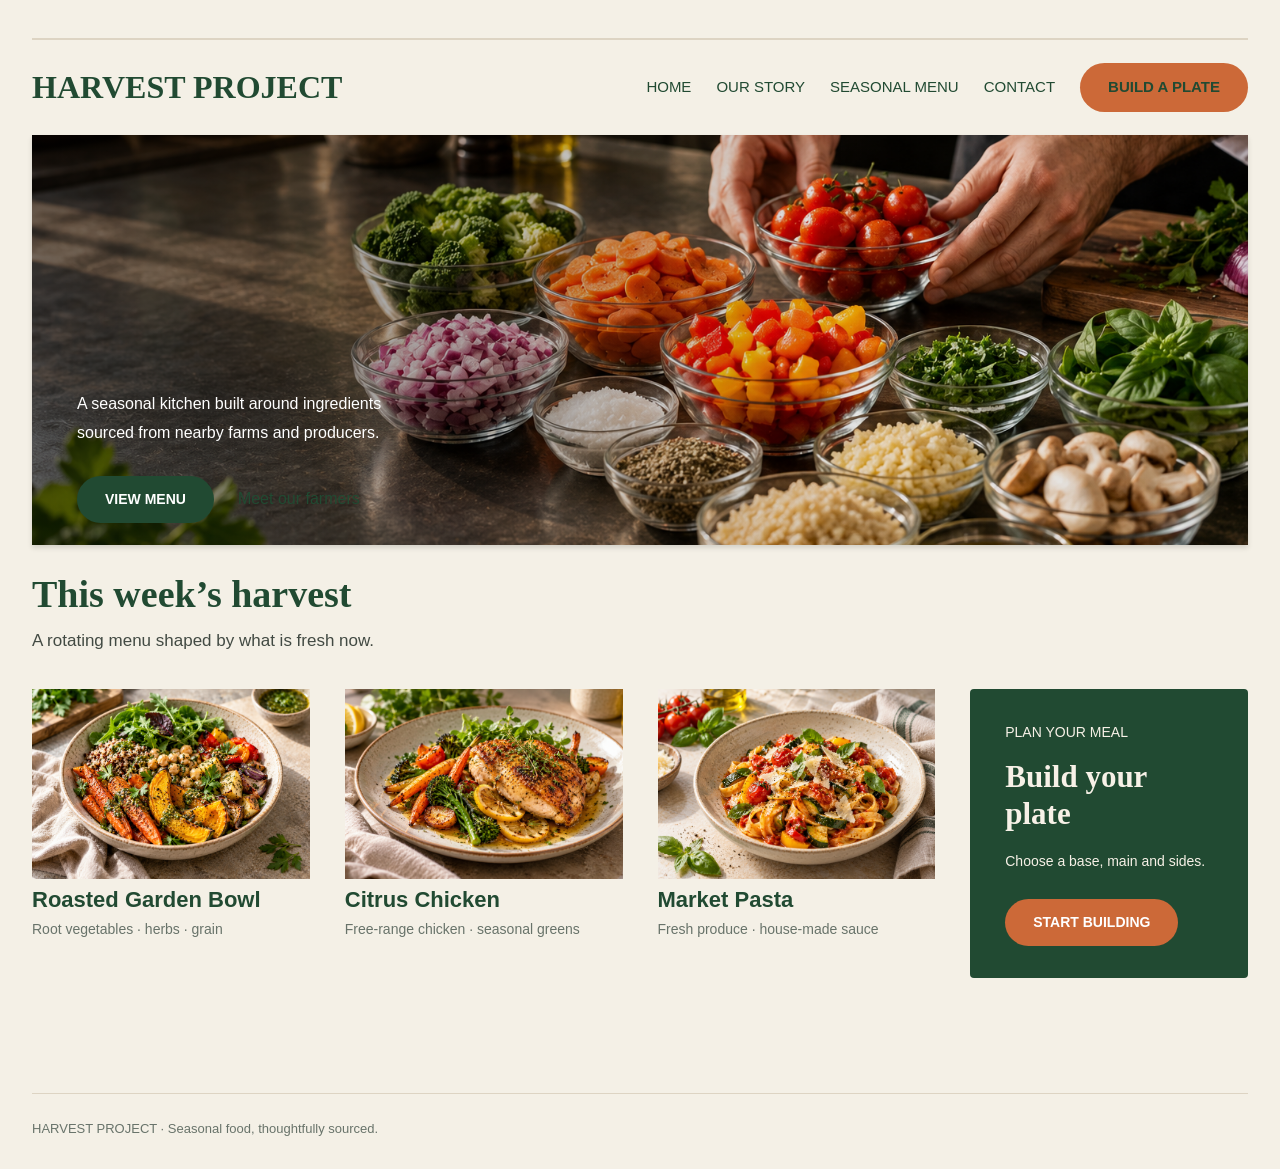
<file: index.html>
<!doctype html>
<html lang="en">
  <head>
    <meta charset="utf-8" />
    <meta name="viewport" content="width=device-width, initial-scale=1" />
    <title>Harvest Project | Seasonal Kitchen</title>
    <link rel="stylesheet" href="style.css" />
  </head>
  <body>
    <div class="shell">
      <div class="topline"></div>
      <header class="header">
        <a class="brand" href="index.html">HARVEST PROJECT</a>
        <nav class="nav" aria-label="Main navigation">
          <a href="index.html">HOME</a><a href="our-story.html">OUR STORY</a
          ><a href="seasonal-menu.html">SEASONAL MENU</a
          ><a href="contact.html">CONTACT</a
          ><a class="btn" href="build-your-plate.html">BUILD A PLATE</a>
        </nav>
      </header>
      <main>
        <section class="hero">
          <img
            src="images/home-hero.png"
            alt="Chef preparing fresh vegetables and seasonal ingredients"
          />
          <div class="hero-copy">
            <p>
              A seasonal kitchen built around ingredients<br />
              sourced from nearby farms and producers.
            </p>
            <div class="hero-actions">
              <a class="btn green" href="seasonal-menu.html">VIEW MENU</a
              ><a class="text-link" href="our-story.html">Meet our farmers</a>
            </div>
          </div>
        </section>
        <section class="home-menu">
          <h2>This week’s harvest</h2>
          <p class="subtext">A rotating menu shaped by what is fresh now.</p>
          <div class="home-grid">
            <article class="food-card">
              <img
                src="images/garden-bowl.png"
                alt="Roasted seasonal vegetables, grains and greens"
              />
              <h3>Roasted Garden Bowl</h3>
              <p>Root vegetables · herbs · grain</p>
            </article>
            <article class="food-card">
              <img
                src="images/citrus-chicken.png"
                alt="Citrus chicken with roasted vegetables"
              />
              <h3>Citrus Chicken</h3>
              <p>Free-range chicken · seasonal greens</p>
            </article>
            <article class="food-card">
              <img
                src="images/market-pasta.png"
                alt="Market pasta with fresh tomatoes and basil"
              />
              <h3>Market Pasta</h3>
              <p>Fresh produce · house-made sauce</p>
            </article>
            <aside class="builder-promo">
              <span class="eyebrow">PLAN YOUR MEAL</span>
              <h3>Build your plate</h3>
              <p>Choose a base, main and sides.</p>
              <a class="btn" href="build-your-plate.html">START BUILDING</a>
            </aside>
          </div>
        </section>
      </main>
      <footer class="footer">
        HARVEST PROJECT · Seasonal food, thoughtfully sourced.
      </footer>
    </div>
  </body>
</html>
</file>
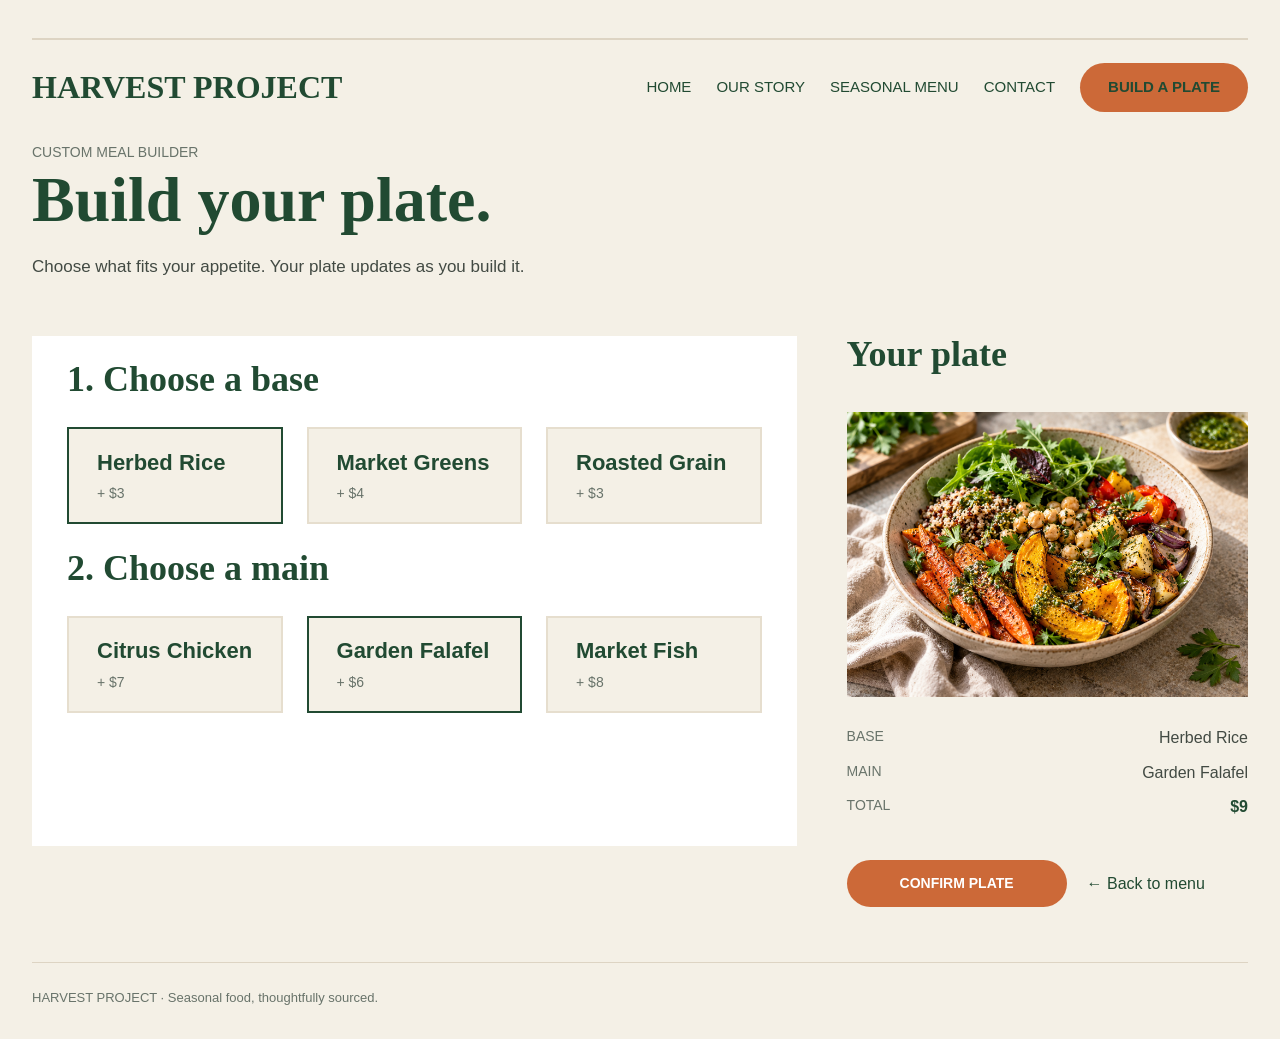
<file: build-your-plate.html>
<!doctype html><html lang="en"><head><meta charset="utf-8"><meta name="viewport" content="width=device-width, initial-scale=1"><title>Build Your Plate | Harvest Project</title><link rel="stylesheet" href="style.css"></head><body><div class="shell"><div class="topline"></div><header class="header"><a class="brand" href="index.html">HARVEST PROJECT</a><nav class="nav" aria-label="Main navigation"><a href="index.html">HOME</a><a href="our-story.html">OUR STORY</a><a href="seasonal-menu.html">SEASONAL MENU</a><a href="contact.html">CONTACT</a><a class="btn" href="build-your-plate.html">BUILD A PLATE</a></nav></header><main><section class="builder-title"><p class="eyebrow">CUSTOM MEAL BUILDER</p><h1>Build your plate.</h1><p class="subtext">Choose what fits your appetite. Your plate updates as you build it.</p></section><section class="builder-layout"><div class="builder-options"><h2>1. Choose a base</h2><div class="choice-grid"><label class="choice"><input type="radio" name="base" checked><span>Herbed Rice<small>+ $3</small></span></label><label class="choice"><input type="radio" name="base"><span>Market Greens<small>+ $4</small></span></label><label class="choice"><input type="radio" name="base"><span>Roasted Grain<small>+ $3</small></span></label></div><h2>2. Choose a main</h2><div class="choice-grid"><label class="choice"><input type="radio" name="main"><span>Citrus Chicken<small>+ $7</small></span></label><label class="choice"><input type="radio" name="main" checked><span>Garden Falafel<small>+ $6</small></span></label><label class="choice"><input type="radio" name="main"><span>Market Fish<small>+ $8</small></span></label></div></div><aside class="plate-summary"><h2>Your plate</h2><div class="plate-image"><img src="images/garden-bowl.png" alt="A bowl of grains, chickpeas and roasted seasonal vegetables"></div><div class="summary-line"><span class="label">BASE</span><span>Herbed Rice</span></div><div class="summary-line"><span class="label">MAIN</span><span>Garden Falafel</span></div><div class="summary-line"><span class="label">TOTAL</span><strong>$9</strong></div><div class="summary-actions"><a class="btn" href="contact.html">CONFIRM PLATE</a><a href="seasonal-menu.html">← Back to menu</a></div></aside></section></main><footer class="footer">HARVEST PROJECT · Seasonal food, thoughtfully sourced.</footer></div></body></html>
</file>
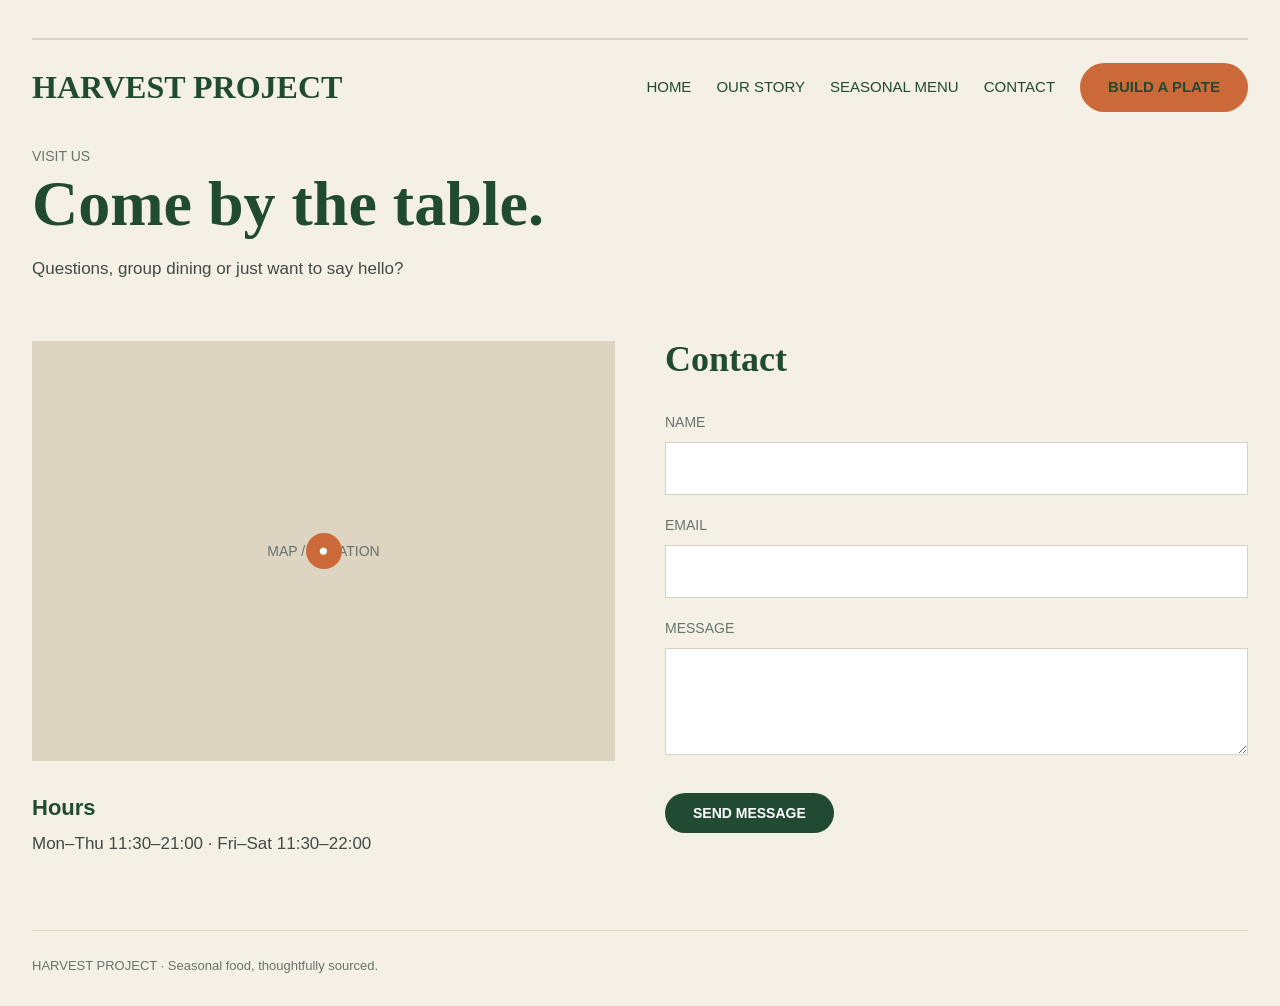
<file: contact.html>
<!doctype html><html lang="en"><head><meta charset="utf-8"><meta name="viewport" content="width=device-width, initial-scale=1"><title>Contact | Harvest Project</title><link rel="stylesheet" href="style.css"></head><body><div class="shell"><div class="topline"></div><header class="header"><a class="brand" href="index.html">HARVEST PROJECT</a><nav class="nav" aria-label="Main navigation"><a href="index.html">HOME</a><a href="our-story.html">OUR STORY</a><a href="seasonal-menu.html">SEASONAL MENU</a><a href="contact.html">CONTACT</a><a class="btn" href="build-your-plate.html">BUILD A PLATE</a></nav></header><main><section class="contact-title"><p class="eyebrow">VISIT US</p><h1>Come by the table.</h1><p class="subtext">Questions, group dining or just want to say hello?</p></section><section class="contact-layout"><div><div class="map-placeholder" role="img" aria-label="Map location placeholder"><span>MAP / LOCATION</span><span class="map-pin" aria-hidden="true">●</span></div><div class="hours"><h3>Hours</h3><p>Mon–Thu 11:30–21:00 · Fri–Sat 11:30–22:00</p></div></div><form class="contact-form" action="#" method="get"><h2>Contact</h2><div class="field"><label for="name">NAME</label><input id="name" name="name" autocomplete="name"></div><div class="field"><label for="email">EMAIL</label><input id="email" name="email" type="email" autocomplete="email"></div><div class="field"><label for="message">MESSAGE</label><textarea id="message" name="message"></textarea></div><button class="btn green" type="submit">SEND MESSAGE</button></form></section></main><footer class="footer">HARVEST PROJECT · Seasonal food, thoughtfully sourced.</footer></div></body></html>
</file>
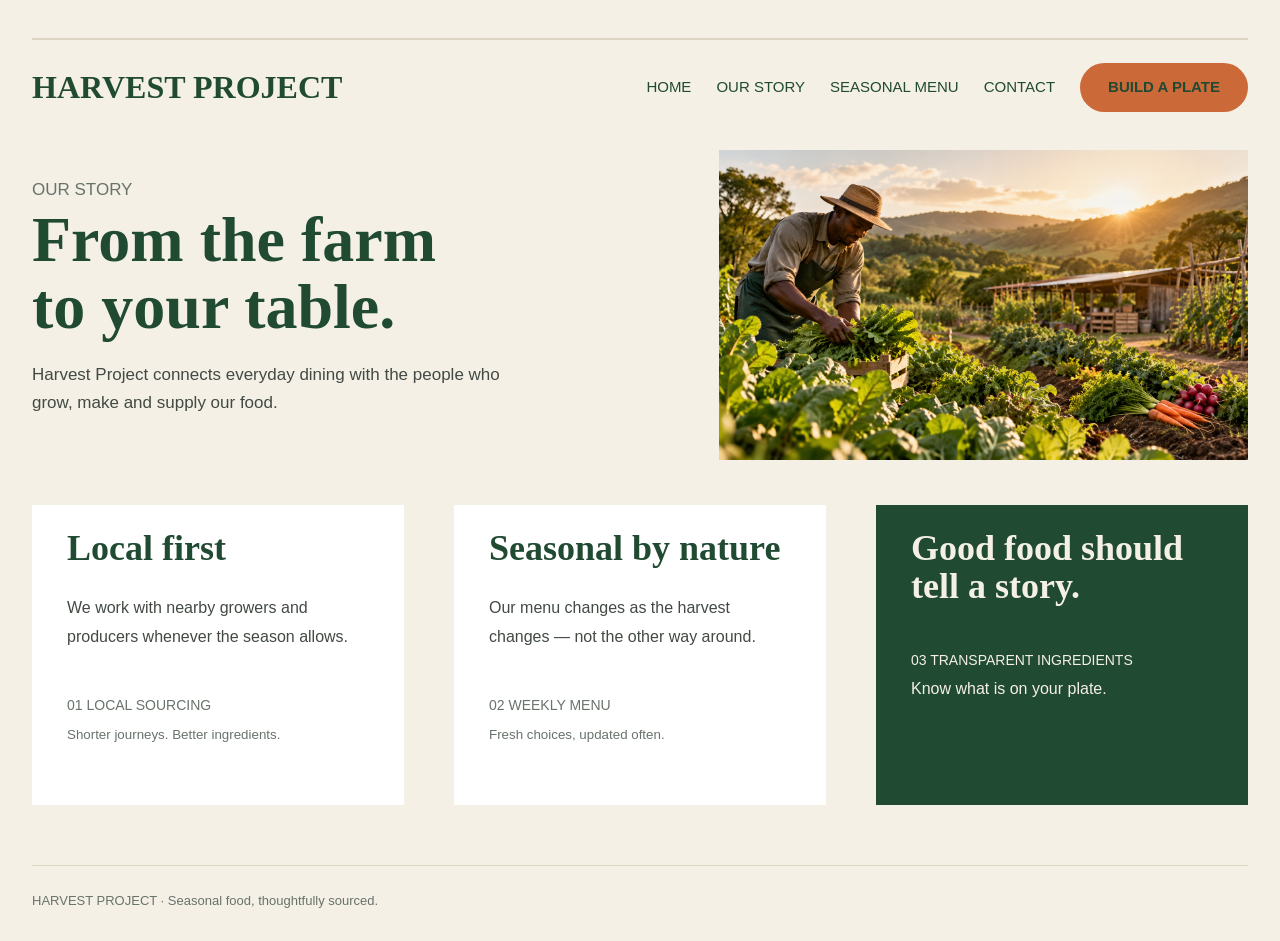
<file: our-story.html>
<!doctype html><html lang="en"><head><meta charset="utf-8"><meta name="viewport" content="width=device-width, initial-scale=1"><title>Our Story | Harvest Project</title><link rel="stylesheet" href="style.css"></head><body><div class="shell"><div class="topline"></div><header class="header"><a class="brand" href="index.html">HARVEST PROJECT</a><nav class="nav" aria-label="Main navigation"><a href="index.html">HOME</a><a href="our-story.html">OUR STORY</a><a href="seasonal-menu.html">SEASONAL MENU</a><a href="contact.html">CONTACT</a><a class="btn" href="build-your-plate.html">BUILD A PLATE</a></nav></header><main><section class="story-top"><div class="story-copy"><p class="eyebrow">OUR STORY</p><h1>From the farm<br>to your table.</h1><p>Harvest Project connects everyday dining with the people who grow, make and supply our food.</p></div><div class="story-image"><img src="images/farm-story.png" alt="Farmer harvesting leafy greens in a vegetable garden"></div></section><section class="values-grid"><article class="value-card"><h2>Local first</h2><p>We work with nearby growers and producers whenever the season allows.</p><p class="eyebrow">01 LOCAL SOURCING</p><small>Shorter journeys. Better ingredients.</small></article><article class="value-card"><h2>Seasonal by nature</h2><p>Our menu changes as the harvest changes — not the other way around.</p><p class="eyebrow">02 WEEKLY MENU</p><small>Fresh choices, updated often.</small></article><article class="value-card dark"><h2>Good food should<br>tell a story.</h2><p class="eyebrow">03 TRANSPARENT INGREDIENTS</p><p>Know what is on your plate.</p></article></section></main><footer class="footer">HARVEST PROJECT · Seasonal food, thoughtfully sourced.</footer></div></body></html>
</file>
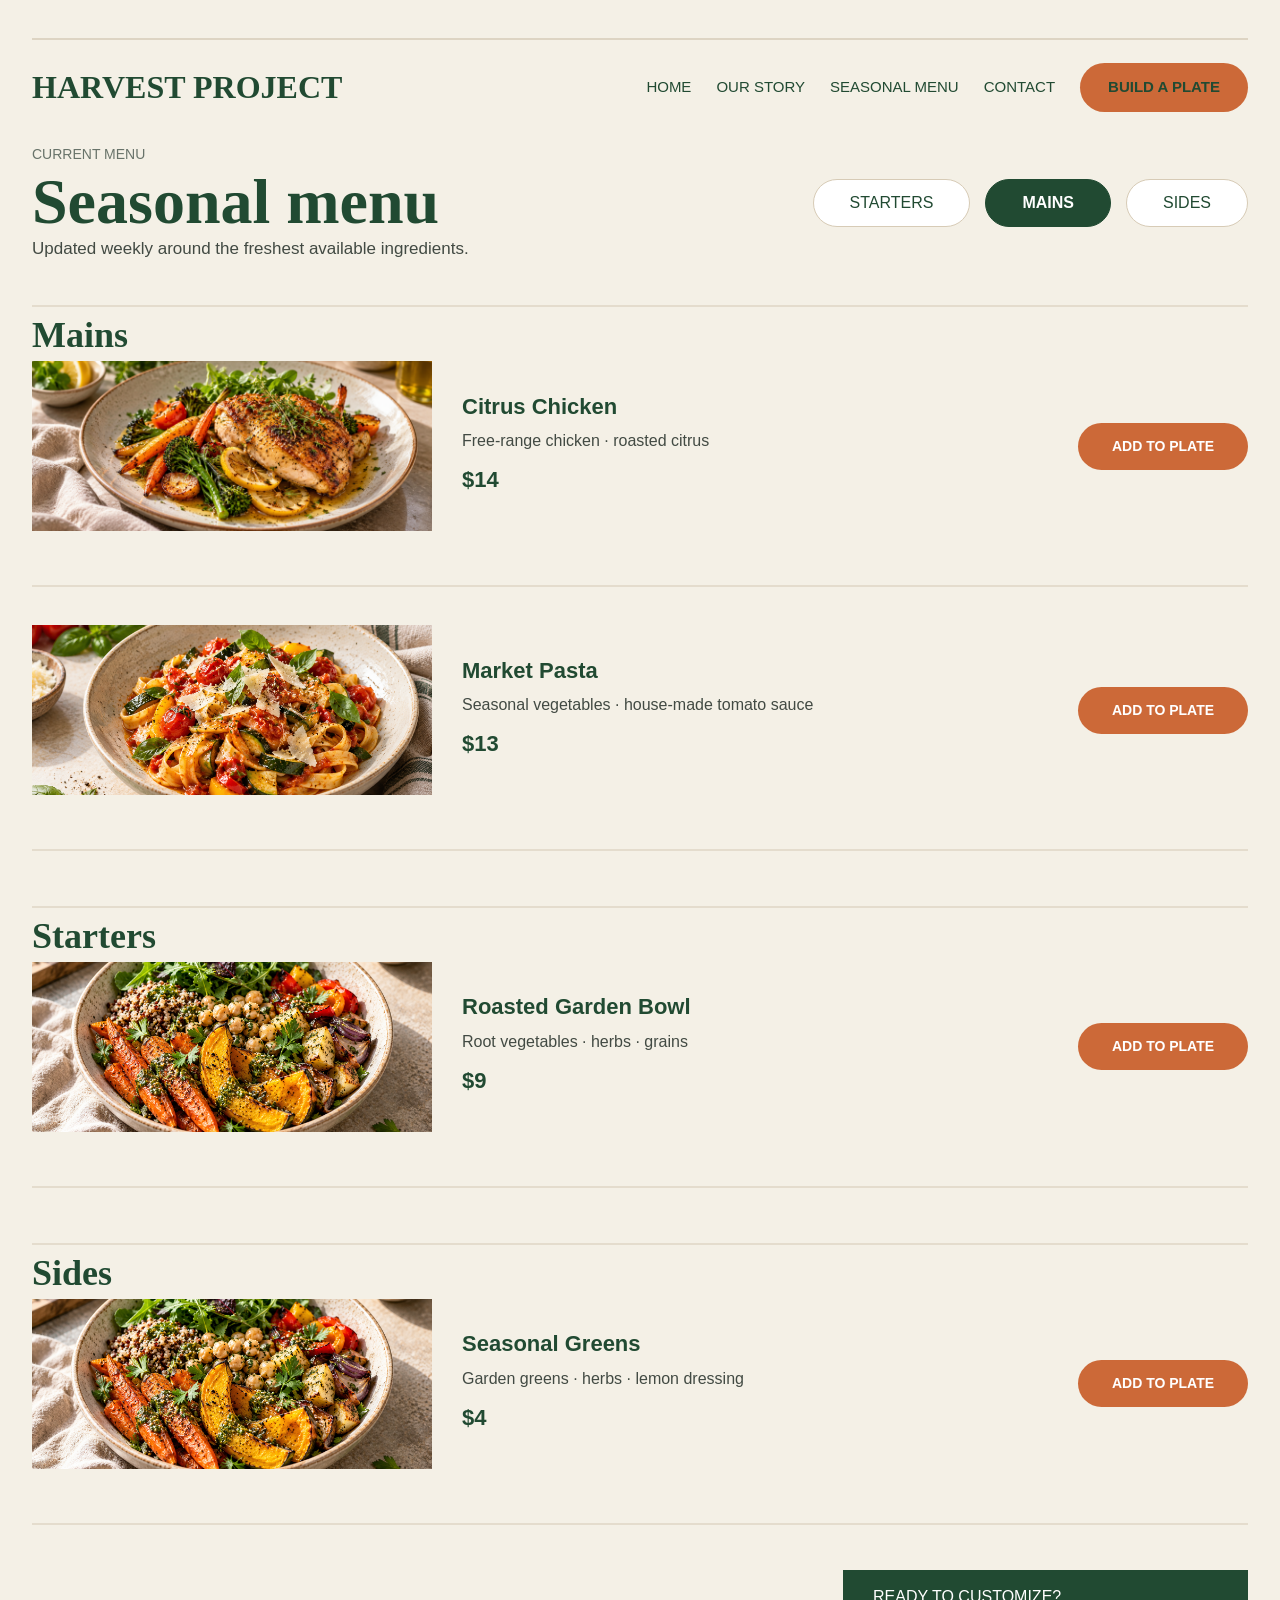
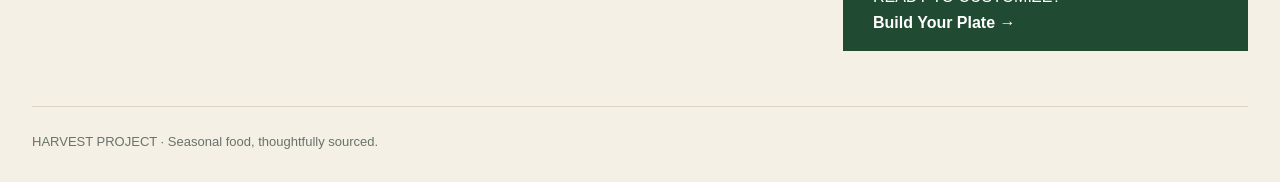
<file: seasonal-menu.html>
<!doctype html><html lang="en"><head><meta charset="utf-8"><meta name="viewport" content="width=device-width, initial-scale=1"><title>Seasonal Menu | Harvest Project</title><link rel="stylesheet" href="style.css"></head><body><div class="shell"><div class="topline"></div><header class="header"><a class="brand" href="index.html">HARVEST PROJECT</a><nav class="nav" aria-label="Main navigation"><a href="index.html">HOME</a><a href="our-story.html">OUR STORY</a><a href="seasonal-menu.html">SEASONAL MENU</a><a href="contact.html">CONTACT</a><a class="btn" href="build-your-plate.html">BUILD A PLATE</a></nav></header><main><section class="menu-heading"><div><p class="eyebrow">CURRENT MENU</p><h1>Seasonal menu</h1><p class="subtext">Updated weekly around the freshest available ingredients.</p></div><nav class="tabs" aria-label="Menu categories"><a class="tab" href="#starters">STARTERS</a><a class="tab active" href="#mains">MAINS</a><a class="tab" href="#sides">SIDES</a></nav></section><section class="menu-section" id="mains"><h2>Mains</h2><article class="menu-row"><img src="images/citrus-chicken.png" alt="Citrus chicken with roasted vegetables"><div><h3>Citrus Chicken</h3><p>Free-range chicken · roasted citrus</p><strong class="price">$14</strong></div><a class="btn" href="build-your-plate.html">ADD TO PLATE</a></article><article class="menu-row"><img src="images/market-pasta.png" alt="Market pasta with seasonal vegetables"><div><h3>Market Pasta</h3><p>Seasonal vegetables · house-made tomato sauce</p><strong class="price">$13</strong></div><a class="btn" href="build-your-plate.html">ADD TO PLATE</a></article></section><section class="menu-section" id="starters"><h2>Starters</h2><article class="menu-row"><img src="images/garden-bowl.png" alt="Roasted garden bowl"><div><h3>Roasted Garden Bowl</h3><p>Root vegetables · herbs · grains</p><strong class="price">$9</strong></div><a class="btn" href="build-your-plate.html">ADD TO PLATE</a></article></section><section class="menu-section" id="sides"><h2>Sides</h2><article class="menu-row"><img src="images/garden-bowl.png" alt="Seasonal roasted vegetables"><div><h3>Seasonal Greens</h3><p>Garden greens · herbs · lemon dressing</p><strong class="price">$4</strong></div><a class="btn" href="build-your-plate.html">ADD TO PLATE</a></article></section><div class="menu-bottom"><a href="build-your-plate.html">READY TO CUSTOMIZE?<br><strong>Build Your Plate →</strong></a></div></main><footer class="footer">HARVEST PROJECT · Seasonal food, thoughtfully sourced.</footer></div></body></html>
</file>
<file: style.css>
:root {
  --cream: #f4f0e6;
  --green: #214a32;
  --orange: #cc6938;
  --sand: #ddd4c1;
  --ink: #424a43;
  --muted: #68736a;
  --line: #ddd4c3;
  --white: #fff;
}
* {
  box-sizing: border-box;
}
html {
  scroll-behavior: smooth;
}
body {
  margin: 0;
  background: var(--cream);
  color: var(--ink);
  font-family: Arial, Helvetica, sans-serif;
  font-size: 16px;
  line-height: 1.65;
}
.shell {
  width: min(1300px, calc(100% - 64px));
  margin: auto;
}
.topline {
  border-top: 2px solid var(--line);
  margin-top: 38px;
}
.header {
  height: 95px;
  display: flex;
  align-items: center;
  justify-content: space-between;
  gap: 24px;
}
.brand {
  font-family: Georgia, "Times New Roman", serif;
  font-weight: 700;
  font-size: 32px;
  color: var(--green);
  white-space: nowrap;
  text-decoration: none;
  line-height: 1.1;
}
.nav {
  display: flex;
  align-items: center;
  gap: 25px;
}
.nav a {
  color: var(--green);
  text-decoration: none;
  font-size: 15px;
  white-space: nowrap;
}
.nav a:hover,
.text-link:hover {
  text-decoration: underline;
}
.btn {
  display: inline-flex;
  align-items: center;
  justify-content: center;
  background: var(--orange);
  color: white;
  text-decoration: none;
  border: 0;
  border-radius: 30px;
  padding: 12px 28px;
  font-size: 14px;
  font-weight: 700;
  white-space: nowrap;
  cursor: pointer;
}
.btn.green {
  background: var(--green);
}
.btn:hover {
  filter: brightness(0.94);
}
h1,
h2,
h3,
p {
  margin-top: 0;
}
h1,
h2,
.serif {
  font-family: Georgia, "Times New Roman", serif;
  color: var(--green);
  font-weight: 700;
  line-height: 1.05;
}
h1 {
  font-size: 64px;
  margin-bottom: 20px;
}
h2 {
  font-size: 38px;
  margin-bottom: 12px;
}
h3 {
  color: var(--green);
  font-size: 22px;
  line-height: 1.2;
  margin-bottom: 8px;
}
.eyebrow {
  font-size: 14px;
  text-transform: uppercase;
  color: var(--muted);
  margin-bottom: 2px;
}
.subtext {
  font-size: 17px;
  margin-bottom: 0;
}
.hero {
  height: 410px;
  position: relative;
  overflow: hidden;
  box-shadow: 0 3px 5px #0002;
  background: #443f32;
}
.hero img {
  width: 100%;
  height: 100%;
  object-fit: cover;
  object-position: center 52%;
  display: block;
}
.hero:after {
  content: "";
  position: absolute;
  inset: 0;
  background: linear-gradient(
    90deg,
    rgba(0, 0, 0, 0.52),
    rgba(0, 0, 0, 0.08) 70%
  );
}
.hero-copy {
  position: absolute;
  z-index: 1;
  left: 45px;
  bottom: 22px;
  color: #fff;
  max-width: 480px;
}
.hero-copy p {
  line-height: 1.8;
  margin-bottom: 28px;
}
.hero-actions {
  display: flex;
  align-items: center;
  gap: 24px;
}
.text-link {
  color: var(--green);
  text-decoration: none;
}
.hero .text-link {
  color: var(--green);
  font-weight: 500;
}
.home-menu {
  padding: 30px 0 60px;
}
.home-menu h2 {
  font-size: 38px;
  margin-bottom: 12px;
}
.home-grid {
  display: grid;
  grid-template-columns: repeat(3, minmax(0, 1fr)) 1fr;
  gap: 35px;
  margin-top: 34px;
}
.food-card img {
  width: 100%;
  height: 190px;
  object-fit: cover;
  display: block;
  margin-bottom: 8px;
}
.food-card h3 {
  font-size: 22px;
  margin-bottom: 5px;
}
.food-card p {
  font-size: 14px;
  color: var(--muted);
  margin: 0;
}
.builder-promo {
  background: var(--green);
  color: #f7f1e7;
  padding: 32px 35px;
  min-height: 247px;
  border-radius: 4px;
  display: flex;
  flex-direction: column;
  align-items: flex-start;
  justify-content: center;
}
.builder-promo .eyebrow {
  color: #f7f1e7;
}
.builder-promo h3 {
  font-family: Georgia, serif;
  font-size: 31px;
  color: #f7f1e7;
  margin: 12px 0 18px;
}
.builder-promo p {
  font-size: 14px;
  margin-bottom: 25px;
}
.builder-promo .btn {
  align-self: flex-start;
}
.story-top {
  display: grid;
  grid-template-columns: 1.2fr 1fr;
  gap: 52px;
  align-items: center;
  margin: 15px 0 45px;
}
.story-copy {
  padding: 12px 0;
}
.story-copy h1 {
  font-size: 64px;
  max-width: 560px;
}
.story-copy p {
  max-width: 490px;
  font-size: 17px;
}
.story-image {
  height: 310px;
  background: var(--sand);
  overflow: hidden;
}
.story-image img {
  width: 100%;
  height: 100%;
  object-fit: cover;
  display: block;
}
.values-grid {
  display: grid;
  grid-template-columns: repeat(3, 1fr);
  gap: 50px;
  margin-bottom: 60px;
}
.value-card {
  min-height: 300px;
  background: white;
  padding: 25px 35px;
}
.value-card h2 {
  font-size: 36px;
  margin-bottom: 26px;
}
.value-card p {
  line-height: 1.8;
}
.value-card .eyebrow {
  margin-top: 42px;
}
.value-card small {
  color: var(--muted);
}
.value-card.dark {
  background: var(--green);
  color: var(--cream);
}
.value-card.dark h2 {
  color: var(--cream);
}
.value-card.dark .eyebrow {
  color: var(--cream);
}
.menu-heading {
  display: flex;
  justify-content: space-between;
  align-items: center;
  gap: 30px;
  padding: 8px 0 42px;
}
.menu-heading h1 {
  font-size: 64px;
  margin: 0;
}
.tabs {
  display: flex;
  gap: 15px;
  align-items: center;
}
.tab {
  border: 1px solid #d7cbb6;
  border-radius: 28px;
  padding: 10px 36px;
  color: var(--green);
  text-decoration: none;
  background: white;
}
.tab.active {
  background: var(--green);
  color: white;
  border-color: var(--green);
  font-weight: 700;
}
.menu-section {
  border-top: 2px solid #e4dccd;
  padding-top: 10px;
  margin-bottom: 55px;
}
.menu-section h2 {
  font-size: 36px;
  margin-bottom: 6px;
}
.menu-row {
  display: grid;
  grid-template-columns: 400px 1fr 170px;
  gap: 30px;
  align-items: center;
  padding: 0 0 54px;
  margin-bottom: 38px;
  border-bottom: 2px solid #e4dccd;
}
.menu-row img {
  width: 100%;
  height: 170px;
  object-fit: cover;
  display: block;
}
.menu-row h3 {
  font-size: 22px;
}
.menu-row p {
  margin: 0 0 8px;
}
.price {
  font-size: 22px;
  font-weight: 700;
  color: var(--green);
}
.menu-bottom {
  display: flex;
  justify-content: flex-end;
  margin-top: -10px;
  margin-bottom: 40px;
}
.menu-bottom a {
  background: var(--green);
  color: white;
  text-decoration: none;
  padding: 14px 30px;
  min-width: 405px;
}
.contact-title {
  padding-top: 10px;
  margin-bottom: 58px;
}
.contact-title h1 {
  margin-bottom: 18px;
}
.contact-layout {
  display: grid;
  grid-template-columns: 1fr 1fr;
  gap: 50px;
}
.map-placeholder {
  height: 420px;
  background: var(--sand);
  display: flex;
  align-items: center;
  justify-content: center;
  position: relative;
  color: var(--muted);
  font-size: 14px;
}
.map-pin {
  width: 36px;
  height: 36px;
  border-radius: 50%;
  background: var(--orange);
  display: grid;
  place-items: center;
  color: white;
  font-size: 17px;
  position: absolute;
  left: 50%;
  top: 50%;
  transform: translate(-50%, -50%);
}
.hours {
  margin-top: 34px;
}
.hours h3 {
  font-size: 22px;
}
.hours p {
  font-size: 17px;
}
.contact-form h2 {
  font-size: 36px;
  margin-bottom: 32px;
}
.field {
  margin-bottom: 19px;
}
.field label {
  display: block;
  font-size: 14px;
  color: var(--muted);
  margin-bottom: 8px;
}
.field input,
.field textarea {
  width: 100%;
  border: 1px solid #d9d0c1;
  background: white;
  padding: 13px 14px;
  font: inherit;
  color: var(--ink);
  border-radius: 0;
}
.field input {
  height: 53px;
}
.field textarea {
  height: 107px;
  resize: vertical;
}
.contact-form .btn {
  margin-top: 10px;
  min-width: 155px;
}
.builder-title {
  margin: 6px 0 55px;
}
.builder-title h1 {
  font-size: 64px;
  margin-bottom: 20px;
}
.builder-layout {
  display: grid;
  grid-template-columns: 2fr 1.05fr;
  gap: 50px;
  align-items: start;
}
.builder-options {
  background: white;
  padding: 25px 35px 38px;
  min-height: 510px;
}
.builder-options h2 {
  font-size: 36px;
  margin-bottom: 28px;
}
.choice-grid {
  display: grid;
  grid-template-columns: repeat(3, 1fr);
  gap: 24px;
  margin-bottom: 26px;
}
.choice {
  position: relative;
  display: block;
}
.choice input {
  position: absolute;
  opacity: 0;
  pointer-events: none;
}
.choice span {
  display: flex;
  min-height: 97px;
  border: 2px solid #e6dece;
  background: var(--cream);
  padding: 17px 28px;
  flex-direction: column;
  justify-content: center;
  color: var(--green);
  font-size: 22px;
  font-weight: 700;
  line-height: 1.2;
  cursor: pointer;
}
.choice small {
  font-size: 14px;
  font-weight: 400;
  color: var(--muted);
  margin-top: 9px;
}
.choice input:checked + span {
  border-color: var(--green);
}
.plate-summary h2 {
  font-size: 36px;
  margin-bottom: 38px;
}
.plate-image {
  height: 285px;
  background: var(--sand);
  margin-bottom: 28px;
  overflow: hidden;
}
.plate-image img {
  width: 100%;
  height: 100%;
  object-fit: cover;
}
.summary-line {
  display: flex;
  justify-content: space-between;
  gap: 15px;
  margin-bottom: 8px;
}
.summary-line .label {
  font-size: 14px;
  color: var(--muted);
}
.summary-line strong {
  color: var(--green);
}
.summary-actions {
  display: flex;
  align-items: center;
  gap: 20px;
  margin-top: 40px;
}
.summary-actions .btn {
  min-width: 220px;
}
.summary-actions a:last-child {
  color: var(--green);
  text-decoration: none;
  white-space: nowrap;
}
.footer {
  border-top: 1px solid var(--line);
  padding: 24px 0 30px;
  margin-top: 55px;
  color: var(--muted);
  font-size: 13px;
}
.sr-only {
  position: absolute;
  width: 1px;
  height: 1px;
  padding: 0;
  margin: -1px;
  overflow: hidden;
  clip: rect(0, 0, 0, 0);
  white-space: nowrap;
  border: 0;
}
@media (max-width: 1050px) {
  .shell {
    width: calc(100% - 40px);
  }
  .header {
    height: auto;
    min-height: 100px;
    align-items: flex-start;
    padding: 22px 0;
    flex-direction: column;
  }
  .nav {
    flex-wrap: wrap;
    gap: 18px;
  }
  .home-grid {
    grid-template-columns: repeat(2, minmax(0, 1fr));
    gap: 24px;
  }
  .builder-promo {
    min-height: 230px;
  }
  .story-top {
    gap: 28px;
  }
  .menu-row {
    grid-template-columns: 300px 1fr 145px;
    gap: 22px;
  }
  .builder-layout {
    gap: 28px;
  }
  .choice span {
    padding: 14px;
    font-size: 18px;
  }
  .summary-actions {
    flex-wrap: wrap;
  }
}
@media (max-width: 700px) {
  .shell {
    width: calc(100% - 32px);
  }
  .topline {
    margin-top: 16px;
  }
  .brand {
    font-size: 26px;
  }
  .nav {
    gap: 12px 16px;
  }
  .nav a {
    font-size: 13px;
  }
  .nav .btn {
    padding: 9px 15px;
  }
  .hero {
    height: 430px;
  }
  .hero-copy {
    left: 22px;
    right: 20px;
    bottom: 20px;
  }
  .hero-copy p {
    max-width: 380px;
  }
  .home-grid,
  .values-grid,
  .story-top,
  .contact-layout,
  .builder-layout {
    grid-template-columns: 1fr;
  }
  .home-grid {
    gap: 28px;
  }
  .food-card img {
    height: 220px;
  }
  .builder-promo {
    min-height: 240px;
  }
  .story-top {
    margin-top: 15px;
  }
  .story-copy h1,
  h1,
  .menu-heading h1,
  .builder-title h1 {
    font-size: 46px;
  }
  .story-image {
    height: 250px;
  }
  .values-grid {
    gap: 18px;
  }
  .value-card {
    min-height: 240px;
  }
  .value-card .eyebrow {
    margin-top: 24px;
  }
  .menu-heading {
    align-items: flex-start;
    flex-direction: column;
    padding-bottom: 28px;
  }
  .tabs {
    width: 100%;
    gap: 8px;
  }
  .tab {
    padding: 9px 15px;
    flex: 1;
    text-align: center;
  }
  .menu-row {
    grid-template-columns: 1fr;
    gap: 15px;
    padding-bottom: 25px;
    margin-bottom: 25px;
  }
  .menu-row img {
    height: 230px;
  }
  .menu-row .btn {
    justify-self: start;
  }
  .menu-bottom a {
    min-width: 0;
    width: 100%;
  }
  .contact-title {
    margin-bottom: 35px;
  }
  .map-placeholder {
    height: 300px;
  }
  .builder-title {
    margin-bottom: 32px;
  }
  .builder-options {
    padding: 22px 18px;
    min-height: 0;
  }
  .builder-options h2,
  .plate-summary h2 {
    font-size: 30px;
  }
  .choice-grid {
    gap: 10px;
  }
  .choice span {
    min-height: 95px;
    padding: 10px;
    font-size: 15px;
  }
  .choice small {
    font-size: 12px;
  }
  .plate-summary {
    margin-top: 10px;
  }
  .plate-image {
    height: 260px;
  }
  .summary-actions {
    gap: 12px;
  }
  .summary-actions .btn {
    min-width: 0;
  }
  .footer {
    margin-top: 35px;
  }
}
</file>
